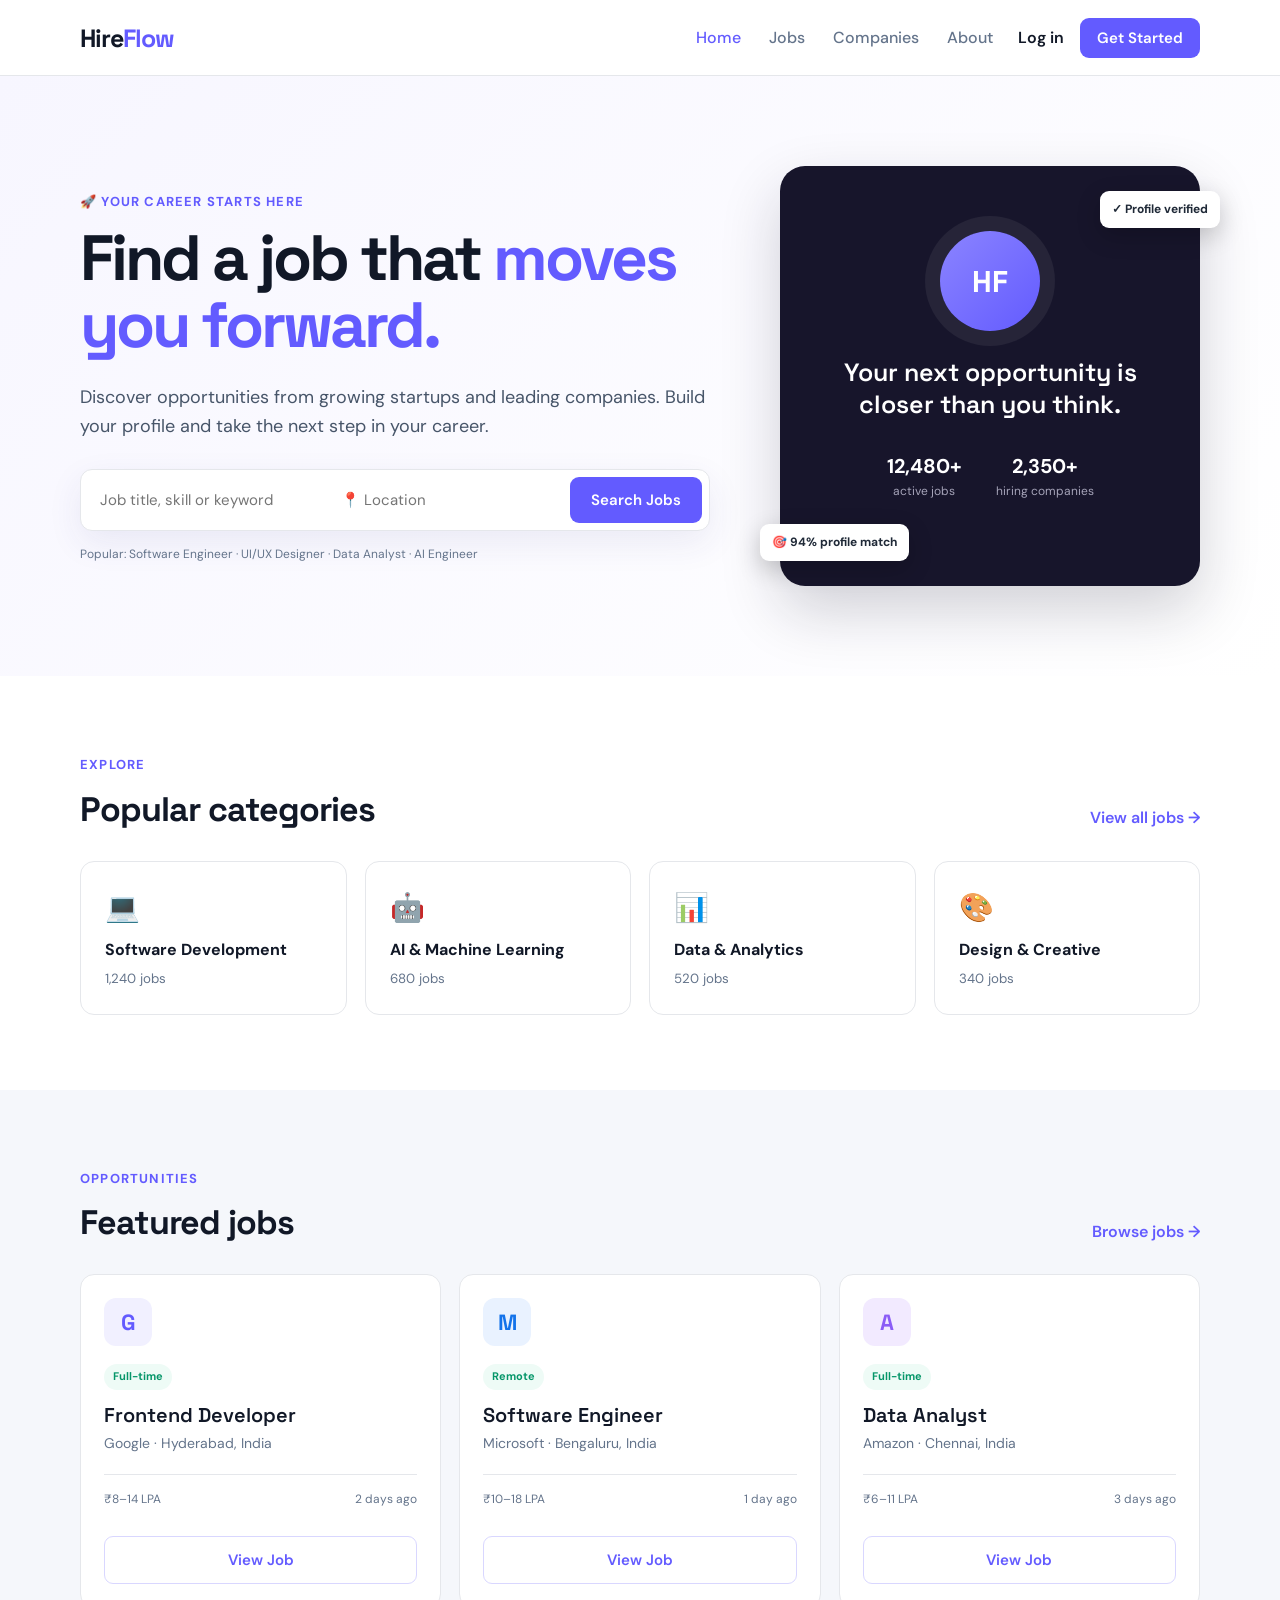
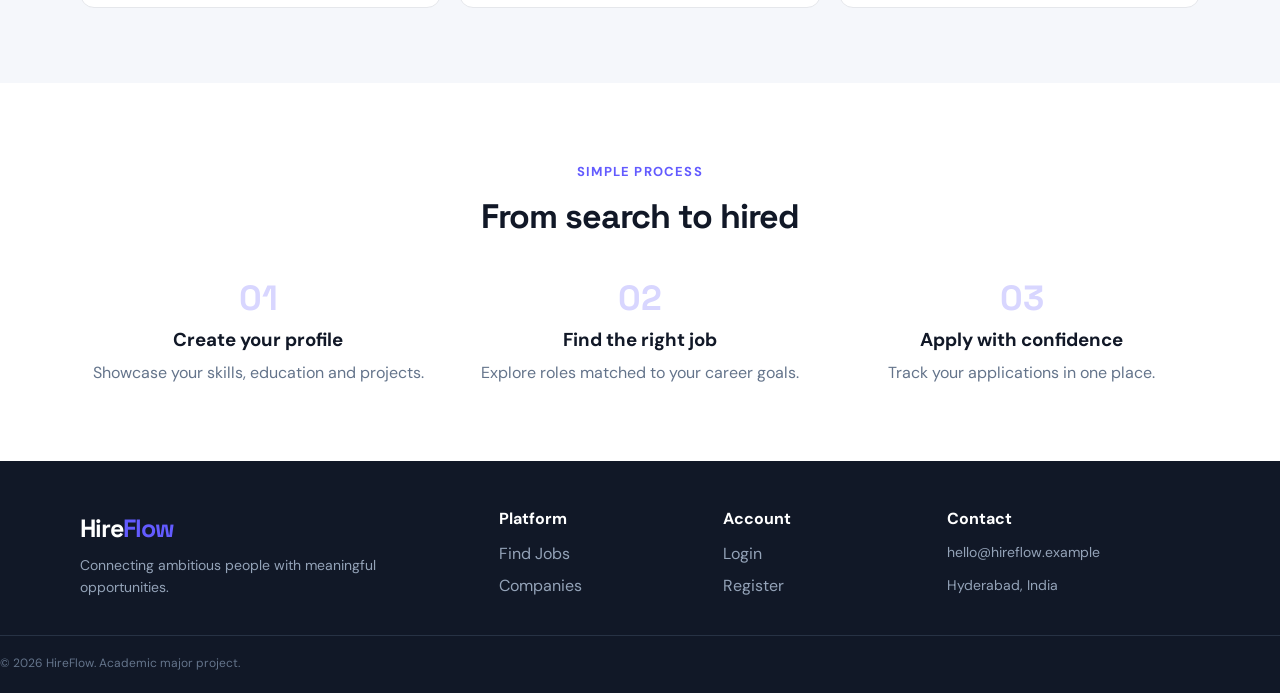
<file: HireFlow/index.html>
<!DOCTYPE html>
<html lang="en">

<head>
  <meta charset="UTF-8">
  <meta name="viewport" content="width=device-width, initial-scale=1.0">
  <title>HireFlow | Find Your Dream Career</title>
  <link rel="stylesheet" href="css/style.css">
</head>

<body>
  <header class="header">
    <div class="container nav">
      <a class="logo" href="index.html">Hire<span>Flow</span></a>
      <nav><a class="active" href="index.html">Home</a><a href="jobs.html">Jobs</a><a
          href="companies.html">Companies</a><a href="about.html">About</a></nav>
      <div class="nav-actions"><a class="login" href="login.html">Log in</a><a class="btn small"
          href="register.html">Get Started</a></div>
    </div>
  </header>

  <main>
    <section class="hero">
      <div class="container hero-grid">
        <div>
          <span class="eyebrow">🚀 Your career starts here</span>
          <h1>Find a job that <span>moves you forward.</span></h1>
          <p class="hero-text">Discover opportunities from growing startups and leading companies. Build your profile
            and take the next step in your career.</p>
          <form class="search-box" action="jobs.html">
            <input name="job" placeholder="Job title, skill or keyword">
            <input name="location" placeholder="📍 Location">
            <button class="btn" type="submit">Search Jobs</button>
          </form>
          <p class="popular">Popular: Software Engineer · UI/UX Designer · Data Analyst · AI Engineer</p>
        </div>
        <div class="hero-card">
          <div class="floating top">✓ Profile verified</div>
          <div class="profile-orb">HF</div>
          <h3>Your next opportunity is closer than you think.</h3>
          <div class="mini-stat"><b>12,480+</b><span>active jobs</span></div>
          <div class="mini-stat"><b>2,350+</b><span>hiring companies</span></div>
          <div class="floating bottom">🎯 94% profile match</div>
        </div>
      </div>
    </section>

    <section class="section">
      <div class="container">
        <div class="section-head">
          <div><span class="eyebrow">Explore</span>
            <h2>Popular categories</h2>
          </div><a href="jobs.html" class="text-link">View all jobs →</a>
        </div>
        <div class="category-grid">
          <a class="category" href="jobs.html"><span>💻</span><b>Software Development</b><small>1,240 jobs</small></a>
          <a class="category" href="jobs.html"><span>🤖</span><b>AI & Machine Learning</b><small>680 jobs</small></a>
          <a class="category" href="jobs.html"><span>📊</span><b>Data & Analytics</b><small>520 jobs</small></a>
          <a class="category" href="jobs.html"><span>🎨</span><b>Design & Creative</b><small>340 jobs</small></a>
        </div>
      </div>
    </section>

    <section class="section muted">
      <div class="container">
        <div class="section-head">
          <div><span class="eyebrow">Opportunities</span>
            <h2>Featured jobs</h2>
          </div><a href="jobs.html" class="text-link">Browse jobs →</a>
        </div>
        <div class="job-grid">
          <article class="job-card">
            <div class="company-icon">G</div><span class="tag">Full-time</span>
            <h3>Frontend Developer</h3>
            <p>Google · Hyderabad, India</p>
            <div class="job-meta"><span>₹8–14 LPA</span><span>2 days ago</span></div><a class="btn outline full"
              href="job-details.html">View Job</a>
          </article>
          <article class="job-card">
            <div class="company-icon blue">M</div><span class="tag">Remote</span>
            <h3>Software Engineer</h3>
            <p>Microsoft · Bengaluru, India</p>
            <div class="job-meta"><span>₹10–18 LPA</span><span>1 day ago</span></div><a class="btn outline full"
              href="job-details.html">View Job</a>
          </article>
          <article class="job-card">
            <div class="company-icon purple">A</div><span class="tag">Full-time</span>
            <h3>Data Analyst</h3>
            <p>Amazon · Chennai, India</p>
            <div class="job-meta"><span>₹6–11 LPA</span><span>3 days ago</span></div><a class="btn outline full"
              href="job-details.html">View Job</a>
          </article>
        </div>
      </div>
    </section>

    <section class="section">
      <div class="container center"><span class="eyebrow">Simple process</span>
        <h2>From search to hired</h2>
        <div class="steps">
          <div><strong>01</strong>
            <h3>Create your profile</h3>
            <p>Showcase your skills, education and projects.</p>
          </div>
          <div><strong>02</strong>
            <h3>Find the right job</h3>
            <p>Explore roles matched to your career goals.</p>
          </div>
          <div><strong>03</strong>
            <h3>Apply with confidence</h3>
            <p>Track your applications in one place.</p>
          </div>
        </div>
      </div>
    </section>
  </main>
  <footer class="footer">
    <div class="container footer-grid">
      <div><a class="logo light" href="index.html">Hire<span>Flow</span></a>
        <p>Connecting ambitious people with meaningful opportunities.</p>
      </div>
      <div>
        <h4>Platform</h4><a href="jobs.html">Find Jobs</a><a href="companies.html">Companies</a>
      </div>
      <div>
        <h4>Account</h4><a href="login.html">Login</a><a href="register.html">Register</a>
      </div>
      <div>
        <h4>Contact</h4>
        <p>hello@hireflow.example</p>
        <p>Hyderabad, India</p>
      </div>
    </div>
    <div class="copyright">© 2026 HireFlow. Academic major project.</div>
  </footer>
</body>

</html>
</file>
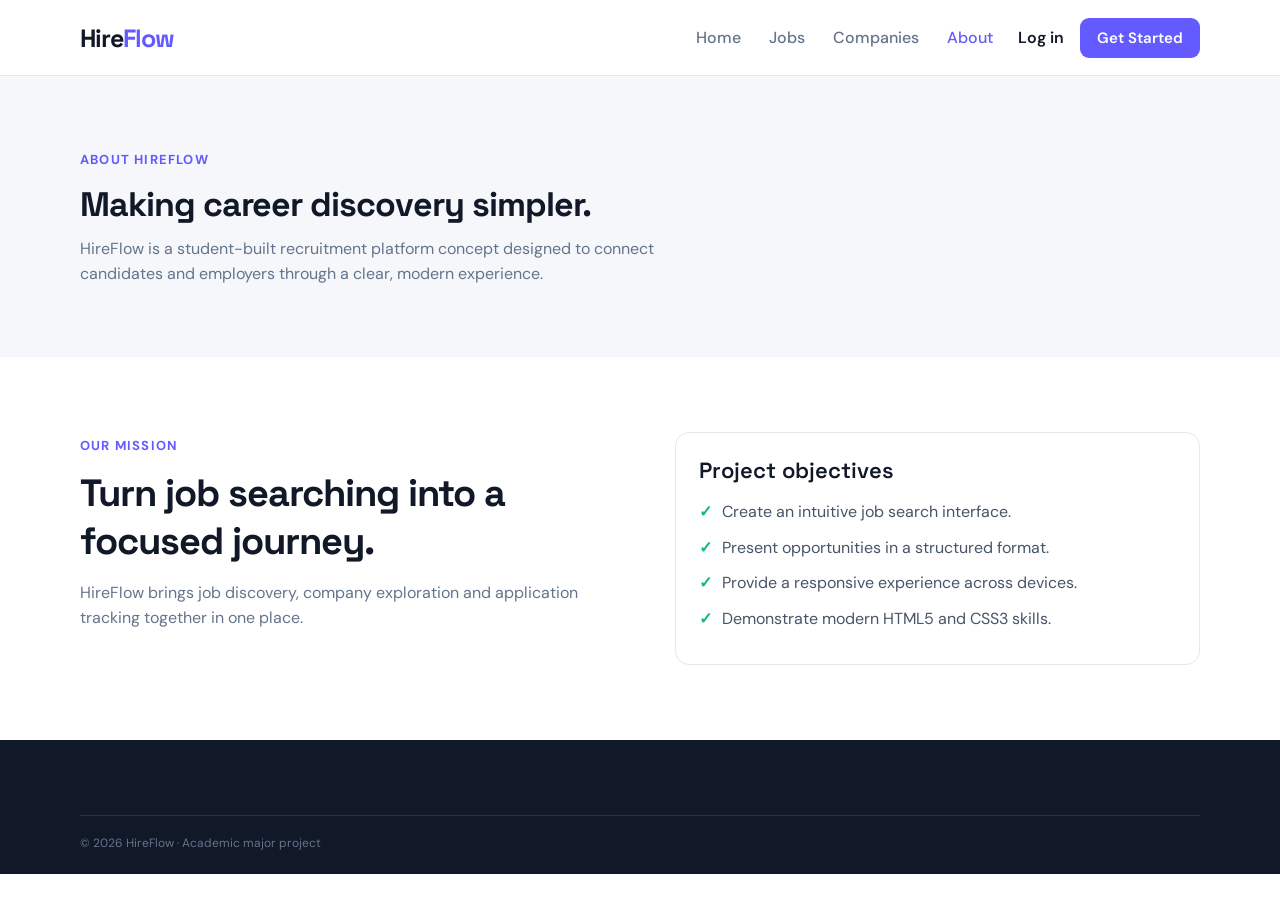
<file: HireFlow/about.html>
<!DOCTYPE html>
<html lang="en">

<head>
    <meta charset="UTF-8">
    <meta name="viewport" content="width=device-width,initial-scale=1.0">
    <title>About | HireFlow</title>
    <link rel="stylesheet" href="css/style.css">
</head>

<body>
    <header class="header">
        <div class="container nav"><a class="logo" href="index.html">Hire<span>Flow</span></a>
            <nav><a href="index.html">Home</a><a href="jobs.html">Jobs</a><a href="companies.html">Companies</a><a
                    class="active" href="about.html">About</a></nav>
            <div class="nav-actions"><a class="login" href="login.html">Log in</a><a class="btn small"
                    href="register.html">Get Started</a></div>
        </div>
    </header>
    <main>
        <section class="page-hero">
            <div class="container"><span class="eyebrow">About HireFlow</span>
                <h1>Making career discovery simpler.</h1>
                <p>HireFlow is a student-built recruitment platform concept designed to connect candidates and employers
                    through a clear, modern experience.</p>
            </div>
        </section>
        <section class="section">
            <div class="container about-grid">
                <div><span class="eyebrow">Our mission</span>
                    <h2>Turn job searching into a focused journey.</h2>
                    <p>HireFlow brings job discovery, company exploration and application tracking together in one
                        place.</p>
                </div>
                <div class="info-card">
                    <h3>Project objectives</h3>
                    <ul class="checks">
                        <li>Create an intuitive job search interface.</li>
                        <li>Present opportunities in a structured format.</li>
                        <li>Provide a responsive experience across devices.</li>
                        <li>Demonstrate modern HTML5 and CSS3 skills.</li>
                    </ul>
                </div>
            </div>
        </section>
    </main>
    <footer class="footer">
        <div class="container copyright">© 2026 HireFlow · Academic major project</div>
    </footer>
</body>

</html>
</file>
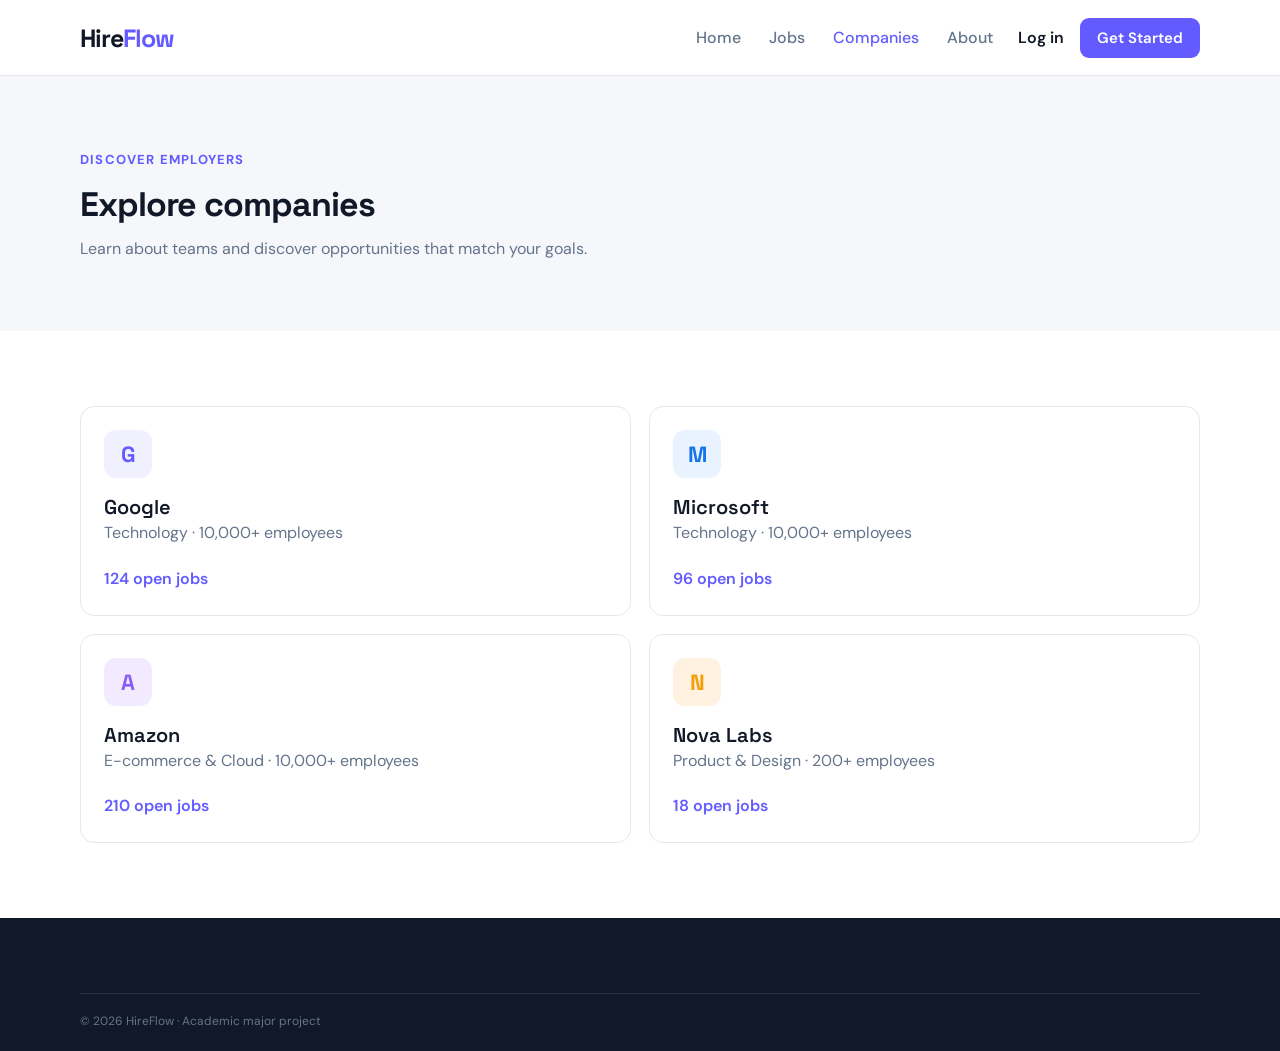
<file: HireFlow/companies.html>
<!DOCTYPE html>
<html lang="en">

<head>
    <meta charset="UTF-8">
    <meta name="viewport" content="width=device-width,initial-scale=1.0">
    <title>Companies | HireFlow</title>
    <link rel="stylesheet" href="css/style.css">
</head>

<body>
    <header class="header">
        <div class="container nav"><a class="logo" href="index.html">Hire<span>Flow</span></a>
            <nav><a href="index.html">Home</a><a href="jobs.html">Jobs</a><a class="active"
                    href="companies.html">Companies</a><a href="about.html">About</a></nav>
            <div class="nav-actions"><a class="login" href="login.html">Log in</a><a class="btn small"
                    href="register.html">Get Started</a></div>
        </div>
    </header>
    <main>
        <section class="page-hero">
            <div class="container"><span class="eyebrow">Discover employers</span>
                <h1>Explore companies</h1>
                <p>Learn about teams and discover opportunities that match your goals.</p>
            </div>
        </section>
        <section class="section">
            <div class="container company-grid">
                <div class="company-card">
                    <div class="company-icon">G</div>
                    <h3>Google</h3>
                    <p>Technology · 10,000+ employees</p><span>124 open jobs</span>
                </div>
                <div class="company-card">
                    <div class="company-icon blue">M</div>
                    <h3>Microsoft</h3>
                    <p>Technology · 10,000+ employees</p><span>96 open jobs</span>
                </div>
                <div class="company-card">
                    <div class="company-icon purple">A</div>
                    <h3>Amazon</h3>
                    <p>E-commerce & Cloud · 10,000+ employees</p><span>210 open jobs</span>
                </div>
                <div class="company-card">
                    <div class="company-icon orange">N</div>
                    <h3>Nova Labs</h3>
                    <p>Product & Design · 200+ employees</p><span>18 open jobs</span>
                </div>
            </div>
        </section>
    </main>
    <footer class="footer">
        <div class="container copyright">© 2026 HireFlow · Academic major project</div>
    </footer>
</body>

</html>
</file>
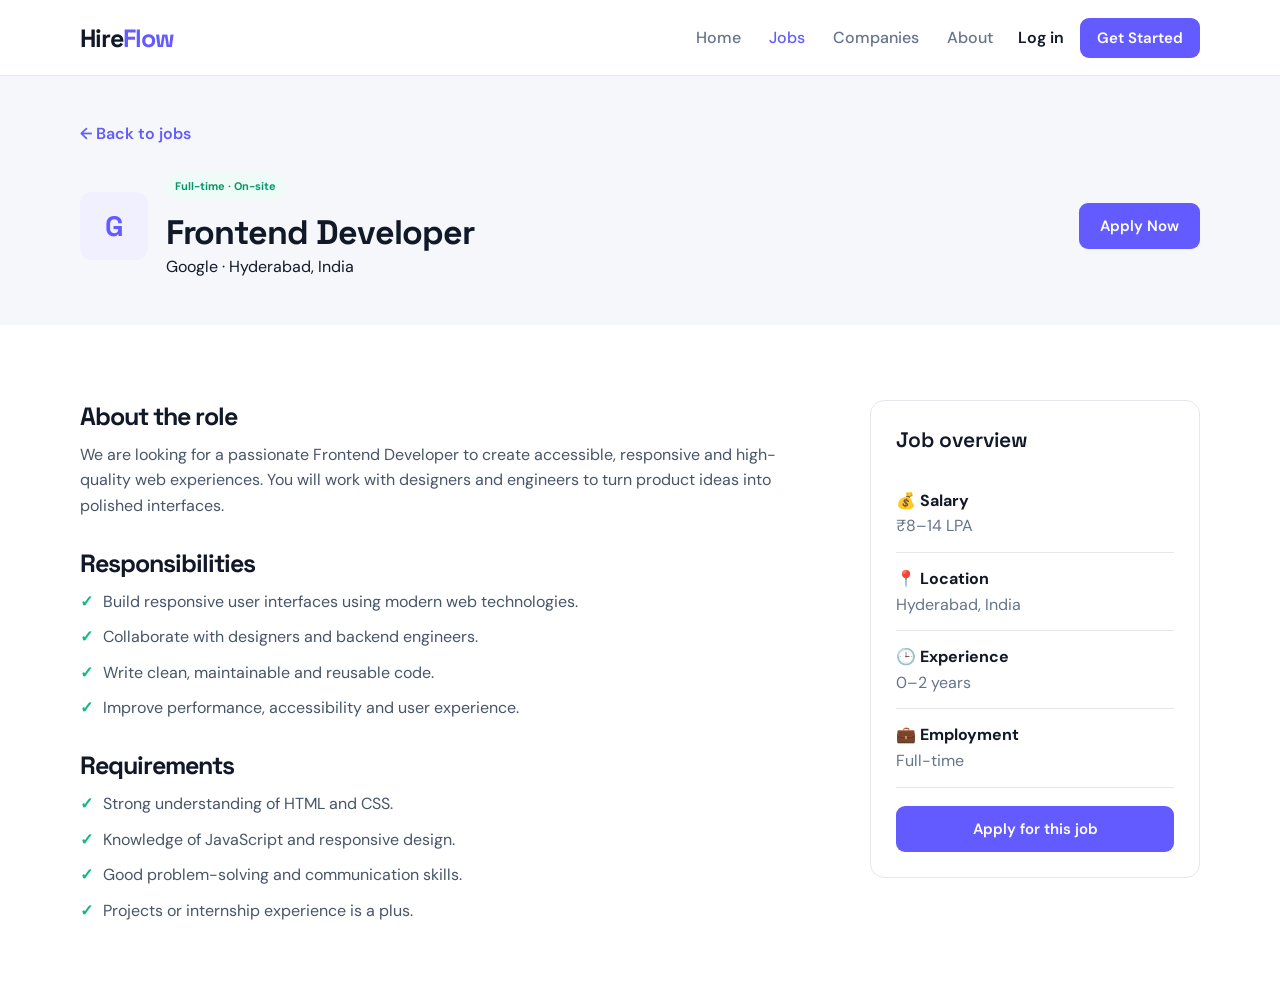
<file: HireFlow/job-details.html>
<!DOCTYPE html>
<html lang="en">

<head>
    <meta charset="UTF-8">
    <meta name="viewport" content="width=device-width,initial-scale=1.0">
    <title>Frontend Developer | HireFlow</title>
    <link rel="stylesheet" href="css/style.css">
</head>

<body>
    <header class="header">
        <div class="container nav"><a class="logo" href="index.html">Hire<span>Flow</span></a>
            <nav><a href="index.html">Home</a><a class="active" href="jobs.html">Jobs</a><a
                    href="companies.html">Companies</a><a href="about.html">About</a></nav>
            <div class="nav-actions"><a class="login" href="login.html">Log in</a><a class="btn small"
                    href="register.html">Get Started</a></div>
        </div>
    </header>
    <main>
        <section class="job-detail-head">
            <div class="container"><a href="jobs.html" class="text-link">← Back to jobs</a>
                <div class="detail-title">
                    <div class="company-icon big">G</div>
                    <div><span class="tag">Full-time · On-site</span>
                        <h1>Frontend Developer</h1>
                        <p>Google · Hyderabad, India</p>
                    </div><a class="btn" href="register.html">Apply Now</a>
                </div>
            </div>
        </section>
        <section class="section">
            <div class="container detail-grid">
                <article>
                    <h2>About the role</h2>
                    <p>We are looking for a passionate Frontend Developer to create accessible, responsive and
                        high-quality web experiences. You will work with designers and engineers to turn product ideas
                        into polished interfaces.</p>
                    <h2>Responsibilities</h2>
                    <ul class="checks">
                        <li>Build responsive user interfaces using modern web technologies.</li>
                        <li>Collaborate with designers and backend engineers.</li>
                        <li>Write clean, maintainable and reusable code.</li>
                        <li>Improve performance, accessibility and user experience.</li>
                    </ul>
                    <h2>Requirements</h2>
                    <ul class="checks">
                        <li>Strong understanding of HTML and CSS.</li>
                        <li>Knowledge of JavaScript and responsive design.</li>
                        <li>Good problem-solving and communication skills.</li>
                        <li>Projects or internship experience is a plus.</li>
                    </ul>
                </article>
                <aside class="apply-card">
                    <h3>Job overview</h3>
                    <p><b>💰 Salary</b><br>₹8–14 LPA</p>
                    <p><b>📍 Location</b><br>Hyderabad, India</p>
                    <p><b>🕒 Experience</b><br>0–2 years</p>
                    <p><b>💼 Employment</b><br>Full-time</p><a class="btn full" href="register.html">Apply for this
                        job</a>
                </aside>
            </div>
        </section>
    </main>
</body>

</html>
</file>
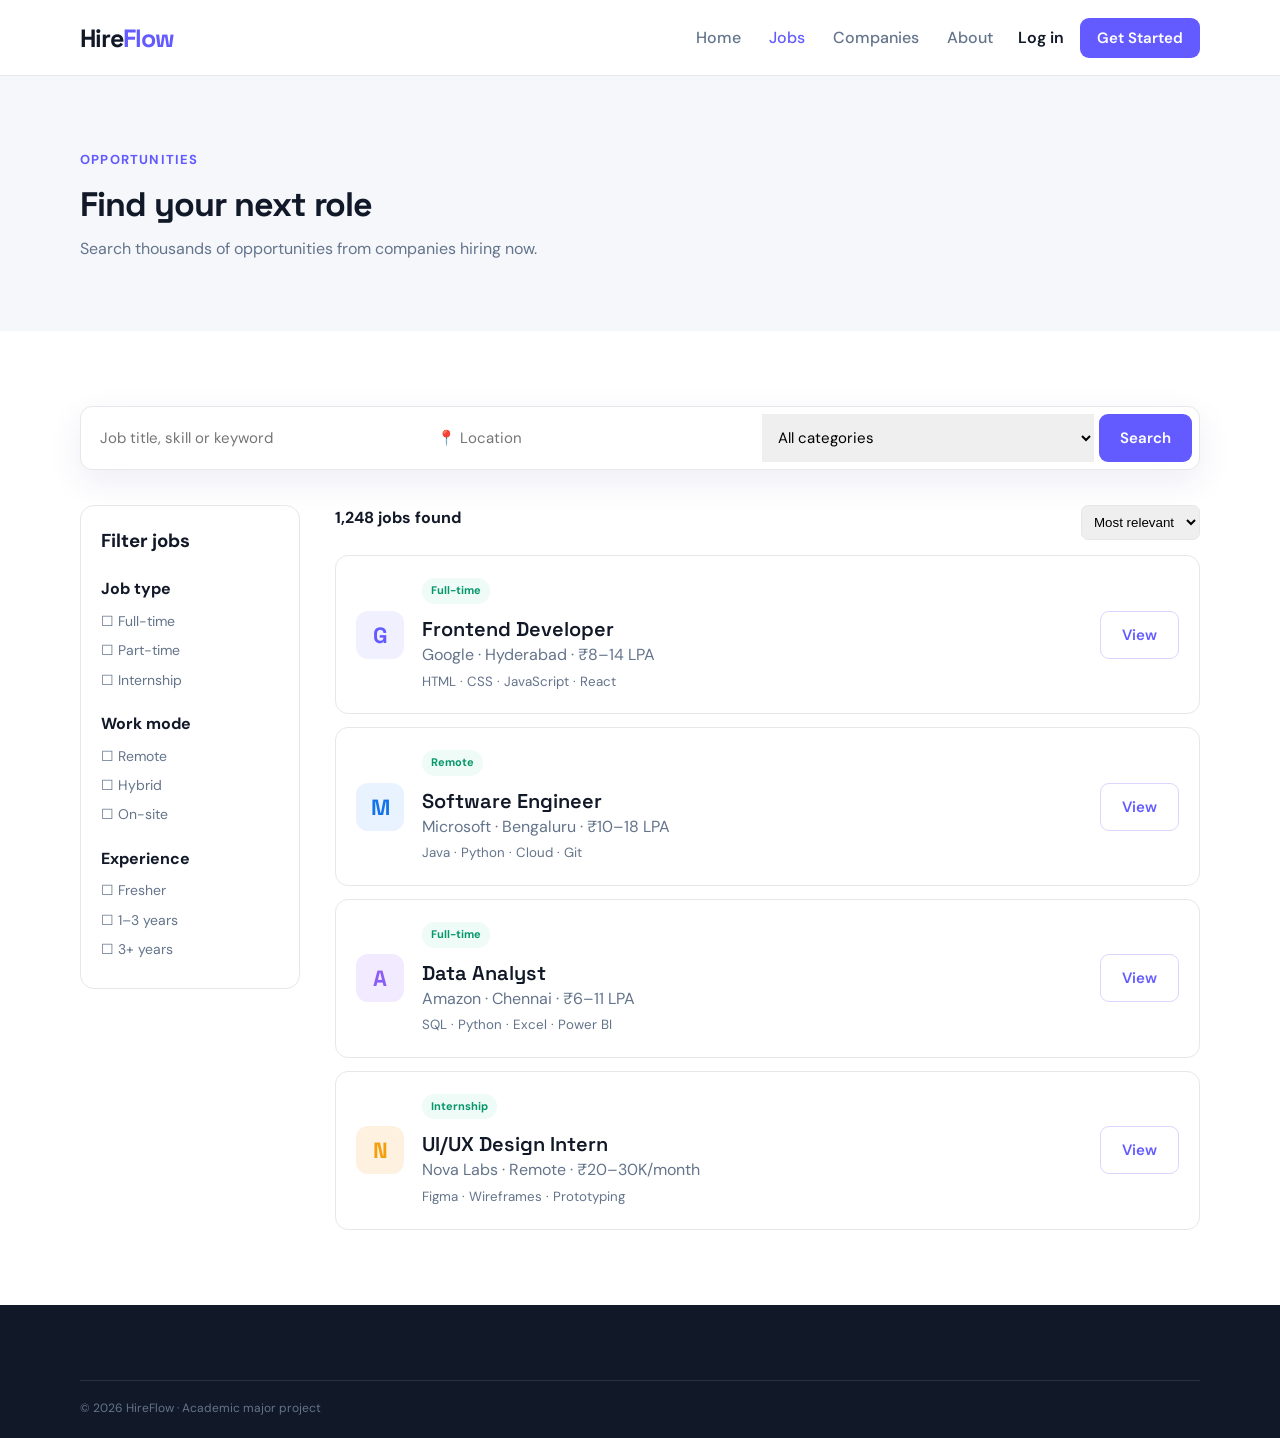
<file: HireFlow/jobs.html>
<!DOCTYPE html>
<html lang="en">

<head>
    <meta charset="UTF-8">
    <meta name="viewport" content="width=device-width,initial-scale=1.0">
    <title>Jobs | HireFlow</title>
    <link rel="stylesheet" href="css/style.css">
</head>

<body>
    <header class="header">
        <div class="container nav"><a class="logo" href="index.html">Hire<span>Flow</span></a>
            <nav><a href="index.html">Home</a><a class="active" href="jobs.html">Jobs</a><a
                    href="companies.html">Companies</a><a href="about.html">About</a></nav>
            <div class="nav-actions"><a class="login" href="login.html">Log in</a><a class="btn small"
                    href="register.html">Get Started</a></div>
        </div>
    </header>
    <main>
        <section class="page-hero">
            <div class="container"><span class="eyebrow">Opportunities</span>
                <h1>Find your next role</h1>
                <p>Search thousands of opportunities from companies hiring now.</p>
            </div>
        </section>
        <section class="section">
            <div class="container">
                <form class="search-box jobs-search"><input placeholder="Job title, skill or keyword"><input
                        placeholder="📍 Location"><select>
                        <option>All categories</option>
                        <option>Software</option>
                        <option>Data</option>
                        <option>Design</option>
                    </select><button class="btn">Search</button></form>
                <div class="content-grid">
                    <aside class="filters">
                        <h3>Filter jobs</h3><label>Job type</label>
                        <p>☐ Full-time</p>
                        <p>☐ Part-time</p>
                        <p>☐ Internship</p><label>Work mode</label>
                        <p>☐ Remote</p>
                        <p>☐ Hybrid</p>
                        <p>☐ On-site</p><label>Experience</label>
                        <p>☐ Fresher</p>
                        <p>☐ 1–3 years</p>
                        <p>☐ 3+ years</p>
                    </aside>
                    <div>
                        <div class="results-head"><b>1,248 jobs found</b><select>
                                <option>Most relevant</option>
                                <option>Newest</option>
                            </select></div>
                        <div class="job-list">
                            <article class="job-row">
                                <div class="company-icon">G</div>
                                
                                <div class="job-main"><span class="tag">Full-time</span>
                                    <h3>Frontend Developer</h3>
                                    <p>Google · Hyderabad · ₹8–14 LPA</p><small>HTML · CSS · JavaScript · React</small>
                                </div><a class="btn outline" href="job-details.html">View</a>
                            </article>
                            <article class="job-row">
                                <div class="company-icon blue">M</div>
                                <div class="job-main"><span class="tag">Remote</span>
                                    <h3>Software Engineer</h3>
                                    <p>Microsoft · Bengaluru · ₹10–18 LPA</p><small>Java · Python · Cloud · Git</small>
                                </div><a class="btn outline" href="job-details.html">View</a>
                            </article>
                            <article class="job-row">
                                <div class="company-icon purple">A</div>
                                
                                <div class="job-main"><span class="tag">Full-time</span>
                                    <h3>Data Analyst</h3>
                                    <p>Amazon · Chennai · ₹6–11 LPA</p><small>SQL · Python · Excel · Power BI</small>
                                </div><a class="btn outline" href="job-details.html">View</a>
                            </article>
                            <article class="job-row">
                                <div class="company-icon orange">N</div>
                                <div class="job-main"><span class="tag">Internship</span>
                                    <h3>UI/UX Design Intern</h3>
                                    <p>Nova Labs · Remote · ₹20–30K/month</p><small>Figma · Wireframes ·
                                        Prototyping</small>
                                </div><a class="btn outline" href="job-details.html">View</a>
                            </article>
                        </div>
                    </div>
                </div>
            </div>
        </section>
    </main>
    <footer class="footer">
        <div class="container copyright">© 2026 HireFlow · Academic major project</div>
    </footer>
</body>

</html>
</file>
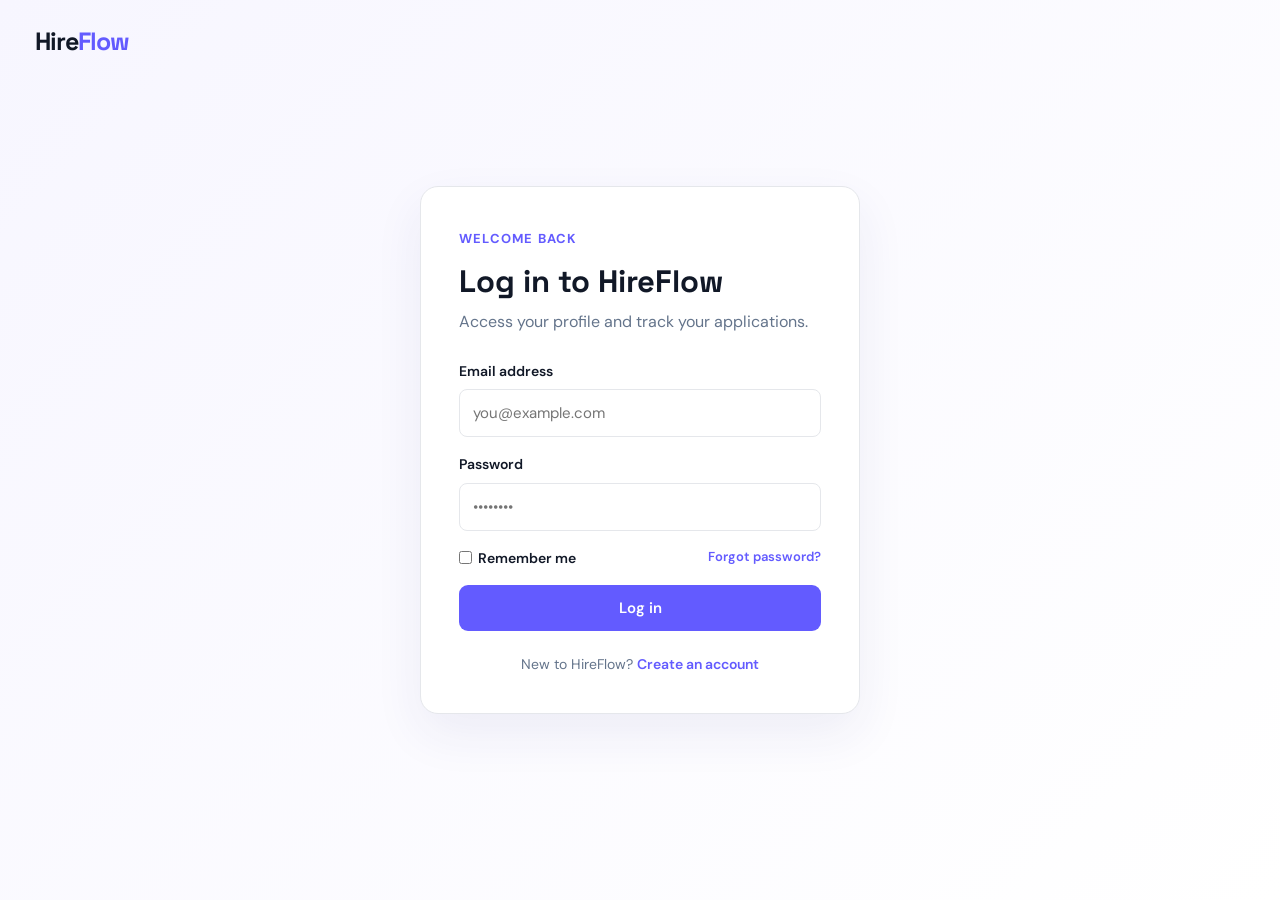
<file: HireFlow/login.html>
<!DOCTYPE html>
<html lang="en">

<head>
    <meta charset="UTF-8">
    <meta name="viewport" content="width=device-width,initial-scale=1.0">
    <title>Login | HireFlow</title>
    <link rel="stylesheet" href="css/style.css">
</head>

<body class="auth-body"><a class="logo auth-logo" href="index.html">Hire<span>Flow</span></a>
    <main class="auth-card"><span class="eyebrow">Welcome back</span>
        <h1>Log in to HireFlow</h1>
        <p>Access your profile and track your applications.</p>
        <form><label>Email address<input type="email" placeholder="you@example.com"
                    required></label><label>Password<input type="password" placeholder="••••••••" required></label>
            <div class="form-row"><label class="check"><input type="checkbox"> Remember me</label><a href="#">Forgot
                    password?</a></div><button class="btn full">Log in</button>
        </form>
        <p class="auth-bottom">New to HireFlow? <a href="register.html">Create an account</a></p>
    </main>
</body>

</html>
</file>
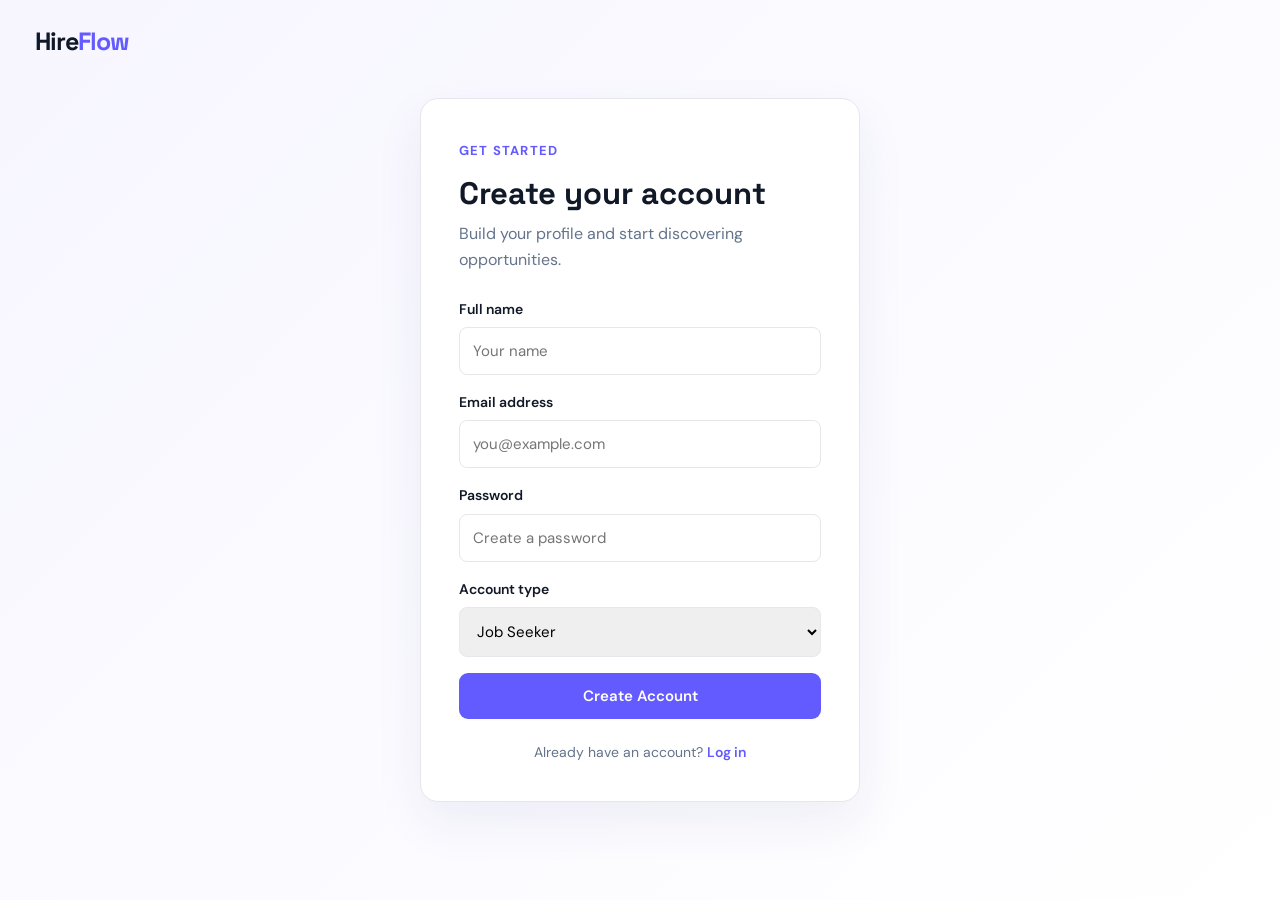
<file: HireFlow/register.html>
<!DOCTYPE html>
<html lang="en">

<head>
    <meta charset="UTF-8">
    <meta name="viewport" content="width=device-width,initial-scale=1.0">
    <title>Create Account | HireFlow</title>
    <link rel="stylesheet" href="css/style.css">
</head>

<body class="auth-body"><a class="logo auth-logo" href="index.html">Hire<span>Flow</span></a>
    <main class="auth-card"><span class="eyebrow">Get started</span>
        <h1>Create your account</h1>
        <p>Build your profile and start discovering opportunities.</p>
        <form><label>Full name<input type="text" placeholder="Your name" required></label><label>Email address<input
                    type="email" placeholder="you@example.com" required></label><label>Password<input type="password"
                    placeholder="Create a password" required></label><label>Account type<select>
                    <option>Job Seeker</option>
                    <option>Employer</option>
                </select></label><button class="btn full">Create Account</button></form>
        <p class="auth-bottom">Already have an account? <a href="login.html">Log in</a></p>
    </main>
</body>

</html>
</file>
<file: HireFlow/css/style.css>
@import url('https://fonts.googleapis.com/css2?family=DM+Sans:wght@400;500;600;700&family=Space+Grotesk:wght@500;600;700&display=swap');

:root {
    --primary: #635bff;
    --dark: #111827;
    --text: #475569;
    --muted: #f5f7fb;
    --border: #e5e7eb;
    --white: #fff;
    --green: #10b981
}

* {
    box-sizing: border-box;
    margin: 0;
    padding: 0
}

html {
    scroll-behavior: smooth
}

body {
    font-family: 'DM Sans', sans-serif;
    color: var(--dark);
    background: #fff;
    line-height: 1.6
}

a {
    text-decoration: none;
    color: inherit
}

.container {
    width: min(1120px, 92%);
    margin: auto
}

.header {
    height: 76px;
    border-bottom: 1px solid var(--border);
    background: #fff;
    display: flex;
    align-items: center
}

.nav {
    display: flex;
    align-items: center;
    justify-content: space-between;
    gap: 25px
}

.logo {
    font: 700 25px 'Space Grotesk';
    letter-spacing: -1px
}

.logo span {
    color: var(--primary)
}

nav {
    display: flex;
    gap: 28px;
    margin-left: auto
}

nav a {
    color: #64748b;
    font-weight: 500
}

nav a:hover,
nav .active {
    color: var(--primary)
}

.nav-actions {
    display: flex;
    gap: 16px;
    align-items: center
}

.login {
    font-weight: 600
}

.btn {
    display: inline-flex;
    align-items: center;
    justify-content: center;
    border: 0;
    background: var(--primary);
    color: #fff;
    padding: 13px 21px;
    border-radius: 9px;
    font: 600 15px 'DM Sans';
    cursor: pointer
}

.btn:hover {
    opacity: .9;
    transform: translateY(-1px)
}

.btn.small {
    padding: 10px 17px
}

.btn.outline {
    background: #fff;
    color: var(--primary);
    border: 1px solid #d9d7ff
}

.btn.full {
    width: 100%
}

.hero {
    background: linear-gradient(135deg, #f7f6ff, #fff);
    padding: 90px 0
}

.hero-grid {
    display: grid;
    grid-template-columns: 1.2fr .8fr;
    gap: 70px;
    align-items: center
}

.eyebrow {
    display: inline-block;
    color: var(--primary);
    font-size: 13px;
    font-weight: 700;
    text-transform: uppercase;
    letter-spacing: 1.2px;
    margin-bottom: 12px
}

.hero h1 {
    font: 700 clamp(42px, 5vw, 68px)/1.04 'Space Grotesk';
    letter-spacing: -3px;
    max-width: 720px
}

.hero h1 span {
    color: var(--primary)
}

.hero-text {
    font-size: 18px;
    color: var(--text);
    max-width: 650px;
    margin: 25px 0 28px
}

.search-box {
    display: flex;
    background: #fff;
    padding: 7px;
    border: 1px solid var(--border);
    border-radius: 12px;
    box-shadow: 0 12px 35px #312e8115;
    gap: 5px
}

.search-box input,
.search-box select {
    border: 0;
    outline: 0;
    padding: 13px 12px;
    min-width: 0;
    flex: 1;
    font: 15px 'DM Sans'
}

.popular {
    font-size: 12px;
    color: #64748b;
    margin-top: 14px
}

.hero-card {
    background: #17152b;
    color: #fff;
    border-radius: 25px;
    padding: 55px 35px;
    min-height: 420px;
    position: relative;
    box-shadow: 0 25px 60px #17152b30;
    text-align: center
}

.profile-orb {
    width: 100px;
    height: 100px;
    margin: 10px auto 25px;
    border-radius: 50%;
    display: grid;
    place-items: center;
    background: linear-gradient(135deg, #8b84ff, #635bff);
    font: 700 30px 'Space Grotesk';
    box-shadow: 0 0 0 15px #ffffff10
}

.hero-card h3 {
    font: 600 25px 'Space Grotesk';
    max-width: 330px;
    margin: auto
}

.mini-stat {
    display: inline-flex;
    flex-direction: column;
    margin: 30px 15px 0
}

.mini-stat b {
    font-size: 20px
}

.mini-stat span {
    font-size: 12px;
    color: #a5a3b8
}

.floating {
    position: absolute;
    background: #fff;
    color: #1f2937;
    border-radius: 9px;
    padding: 9px 12px;
    font-size: 12px;
    font-weight: 700;
    box-shadow: 0 8px 25px #0003
}

.floating.top {
    top: 25px;
    right: -20px
}

.floating.bottom {
    bottom: 25px;
    left: -20px
}

.section {
    padding: 75px 0
}

.muted {
    background: var(--muted)
}

.section-head {
    display: flex;
    justify-content: space-between;
    align-items: end;
    margin-bottom: 30px
}

.section h2,
.page-hero h1,
.job-detail-head h1 {
    font: 700 34px 'Space Grotesk';
    letter-spacing: -1px
}

.text-link {
    color: var(--primary);
    font-weight: 600
}

.category-grid,
.job-grid,
.company-grid {
    display: grid;
    grid-template-columns: repeat(4, 1fr);
    gap: 18px
}

.category {
    border: 1px solid var(--border);
    padding: 24px;
    border-radius: 14px;
    display: flex;
    flex-direction: column;
    gap: 6px
}

.category:hover,
.company-card:hover {
    border-color: #c9c5ff;
    transform: translateY(-3px)
}

.category span {
    font-size: 28px
}

.category small,
.company-card p {
    color: #64748b
}

.job-grid {
    grid-template-columns: repeat(3, 1fr)
}

.job-card,
.company-card,
.info-card {
    background: #fff;
    border: 1px solid var(--border);
    border-radius: 14px;
    padding: 23px
}

.company-icon {
    width: 48px;
    height: 48px;
    border-radius: 12px;
    background: #f1f0ff;
    color: var(--primary);
    display: grid;
    place-items: center;
    font: 700 22px 'Space Grotesk';
    margin-bottom: 16px
}

.company-icon.blue {
    background: #e9f2ff;
    color: #1473ea
}

.company-icon.purple {
    background: #f2eaff;
    color: #8b5cf6
}

.company-icon.orange {
    background: #fff1df;
    color: #f59e0b
}

.company-icon.big {
    width: 68px;
    height: 68px;
    font-size: 28px;
    margin: 0
}


.tag {
    display: inline-block;
    background: #eefbf6;
    color: #059669;
    border-radius: 20px;
    padding: 4px 9px;
    font-size: 11px;
    font-weight: 700;
    margin-bottom: 12px
}

.job-card h3,
.job-row h3,
.company-card h3 {
    font: 600 20px 'Space Grotesk'
}

.job-card p {
    color: #64748b;
    font-size: 14px;
    margin: 4px 0 20px
}

.job-meta {
    display: flex;
    justify-content: space-between;
    color: #64748b;
    font-size: 12px;
    border-top: 1px solid var(--border);
    padding: 15px 0;
    margin-bottom: 12px
}

.steps {
    display: grid;
    grid-template-columns: repeat(3, 1fr);
    gap: 25px;
    margin-top: 38px
}

.steps strong {
    font: 700 35px 'Space Grotesk';
    color: #d8d6ff
}

.steps h3 {
    margin: 5px 0
}

.steps p {
    color: #64748b
}

.center {
    text-align: center
}

.page-hero {
    padding: 70px 0;
    background: var(--muted)
}

.page-hero p {
    color: #64748b;
    max-width: 650px;
    margin-top: 10px
}

.jobs-search {
    margin-bottom: 35px
}

.content-grid {
    display: grid;
    grid-template-columns: 220px 1fr;
    gap: 35px
}

.filters {
    border: 1px solid var(--border);
    border-radius: 14px;
    padding: 20px;
    height: max-content
}

.filters h3 {
    margin-bottom: 20px
}

.filters label {
    display: block;
    font-weight: 700;
    margin: 20px 0 8px
}

.filters p {
    color: #64748b;
    font-size: 14px;
    margin: 7px 0
}

.results-head {
    display: flex;
    justify-content: space-between;
    margin-bottom: 15px
}

.results-head select {
    border: 1px solid var(--border);
    padding: 8px;
    border-radius: 7px
}

.job-list {
    display: grid;
    gap: 13px
}

.job-row {
    display: flex;
    align-items: center;
    gap: 18px;
    border: 1px solid var(--border);
    padding: 20px;
    border-radius: 13px
}

.job-row .company-icon {
    margin: 0
}

.job-main {
    flex: 1
}

.job-main p {
    color: #64748b
}

.job-main small {
    color: #64748b
}

.job-detail-head {
    background: var(--muted);
    padding: 45px 0
}

.detail-title {
    display: flex;
    align-items: center;
    gap: 18px;
    margin-top: 25px
}

.detail-title>div:nth-child(2) {
    flex: 1
}

.detail-grid {
    display: grid;
    grid-template-columns: 1fr 330px;
    gap: 60px
}

.detail-grid article h2 {
    margin: 28px 0 10px;
    font: 700 25px 'Space Grotesk'
}

.detail-grid article h2:first-child {
    margin-top: 0
}

.detail-grid article p {
    color: #475569
}

.checks {
    list-style: none;
    color: #475569
}

.checks li {
    margin: 10px 0
}

.checks li:before {
    content: '✓';
    color: var(--green);
    font-weight: bold;
    margin-right: 10px
}

.apply-card {
    border: 1px solid var(--border);
    border-radius: 14px;
    padding: 25px;
    height: max-content
}

.apply-card h3 {
    font: 600 21px 'Space Grotesk';
    margin-bottom: 22px
}

.apply-card p {
    border-bottom: 1px solid var(--border);
    padding: 13px 0;
    color: #64748b
}

.apply-card b {
    color: var(--dark)
}

.apply-card .btn {
    margin-top: 18px
}

.company-grid {
    grid-template-columns: repeat(2, 1fr)
}

.company-card span {
    display: inline-block;
    color: var(--primary);
    font-weight: 600;
    margin-top: 20px
}

.about-grid {
    display: grid;
    grid-template-columns: 1fr 1fr;
    gap: 70px;
    align-items: start
}

.about-grid h2 {
    font: 700 38px 'Space Grotesk';
    margin-bottom: 15px
}

.about-grid p {
    color: #64748b
}

.info-card h3 {
    font: 600 22px 'Space Grotesk';
    margin-bottom: 15px
}

.footer {
    background: #111827;
    color: #d1d5db;
    padding: 45px 0 20px
}

.footer-grid {
    display: grid;
    grid-template-columns: 2fr 1fr 1fr 1.3fr;
    gap: 30px
}

.footer .logo {
    color: #fff
}

.footer p {
    color: #94a3b8;
    font-size: 14px;
    margin-top: 10px
}

.footer h4 {
    color: #fff;
    margin-bottom: 10px
}

.footer a {
    display: block;
    color: #94a3b8;
    margin: 6px 0
}

.copyright {
    border-top: 1px solid #273244;
    margin-top: 30px;
    padding-top: 18px;
    color: #64748b;
    font-size: 12px
}

.auth-body {
    min-height: 100vh;
    background: linear-gradient(135deg, #f7f6ff, #fff);
    display: grid;
    place-items: center;
    padding: 30px
}

.auth-logo {
    position: fixed;
    top: 25px;
    left: 35px
}

.auth-card {
    background: #fff;
    width: min(440px, 100%);
    padding: 38px;
    border: 1px solid var(--border);
    border-radius: 18px;
    box-shadow: 0 20px 50px #312e8112
}

.auth-card h1 {
    font: 700 31px 'Space Grotesk';
    margin-bottom: 8px
}

.auth-card>p {
    color: #64748b;
    margin-bottom: 25px
}

.auth-card form {
    display: grid;
    gap: 16px
}

.auth-card label {
    font-weight: 600;
    font-size: 14px
}

.auth-card input,
.auth-card select {
    display: block;
    width: 100%;
    margin-top: 7px;
    padding: 13px;
    border: 1px solid var(--border);
    border-radius: 8px;
    outline: none;
    font: 15px 'DM Sans'
}

.auth-card input:focus,
.auth-card select:focus {
    border-color: var(--primary)
}

.form-row {
    display: flex;
    justify-content: space-between;
    align-items: center;
    font-size: 13px
}

.check {
    display: flex !important;
    gap: 6px;
    align-items: center
}

.check input {
    width: auto;
    margin: 0
}

.form-row a,
.auth-bottom a {
    color: var(--primary);
    font-weight: 600
}

.auth-bottom {
    text-align: center;
    margin: 22px 0 0 !important;
    font-size: 14px
}

@media(max-width:850px) {
    nav {
        display: none
    }

    .hero-grid,
    .detail-grid,
    .about-grid {
        grid-template-columns: 1fr
    }

    .hero {
        padding: 55px 0
    }

    .hero-card {
        display: none
    }

    .category-grid {
        grid-template-columns: repeat(2, 1fr)
    }

    .job-grid {
        grid-template-columns: 1fr
    }

    .content-grid {
        grid-template-columns: 1fr
    }

    .filters {
        display: none
    }

    .company-grid {
        grid-template-columns: 1fr
    }

    .footer-grid {
        grid-template-columns: 1fr 1fr
    }

    .steps {
        grid-template-columns: 1fr
    }

    .detail-title {
        flex-wrap: wrap
    }

    .detail-title .btn {
        width: 100%
    }
}

@media(max-width:560px) {
    .header {
        height: auto;
        padding: 15px 0
    }

    .nav-actions .login {
        display: none
    }

    .hero h1 {
        font-size: 43px
    }

    .search-box {
        flex-direction: column
    }

    .search-box input,
    .search-box select {
        width: 100%
    }

    .category-grid,
    .footer-grid {
        grid-template-columns: 1fr
    }

    .section {
        padding: 55px 0
    }

    .section-head {
        align-items: start;
        gap: 10px
    }

    .section-head .text-link {
        font-size: 13px
    }

    .job-row {
        align-items: flex-start;
        flex-wrap: wrap
    }

    .job-row .btn {
        width: 100%
    }

    .auth-logo {
        position: static;
        margin-bottom: 20px
    }
}
</file>
